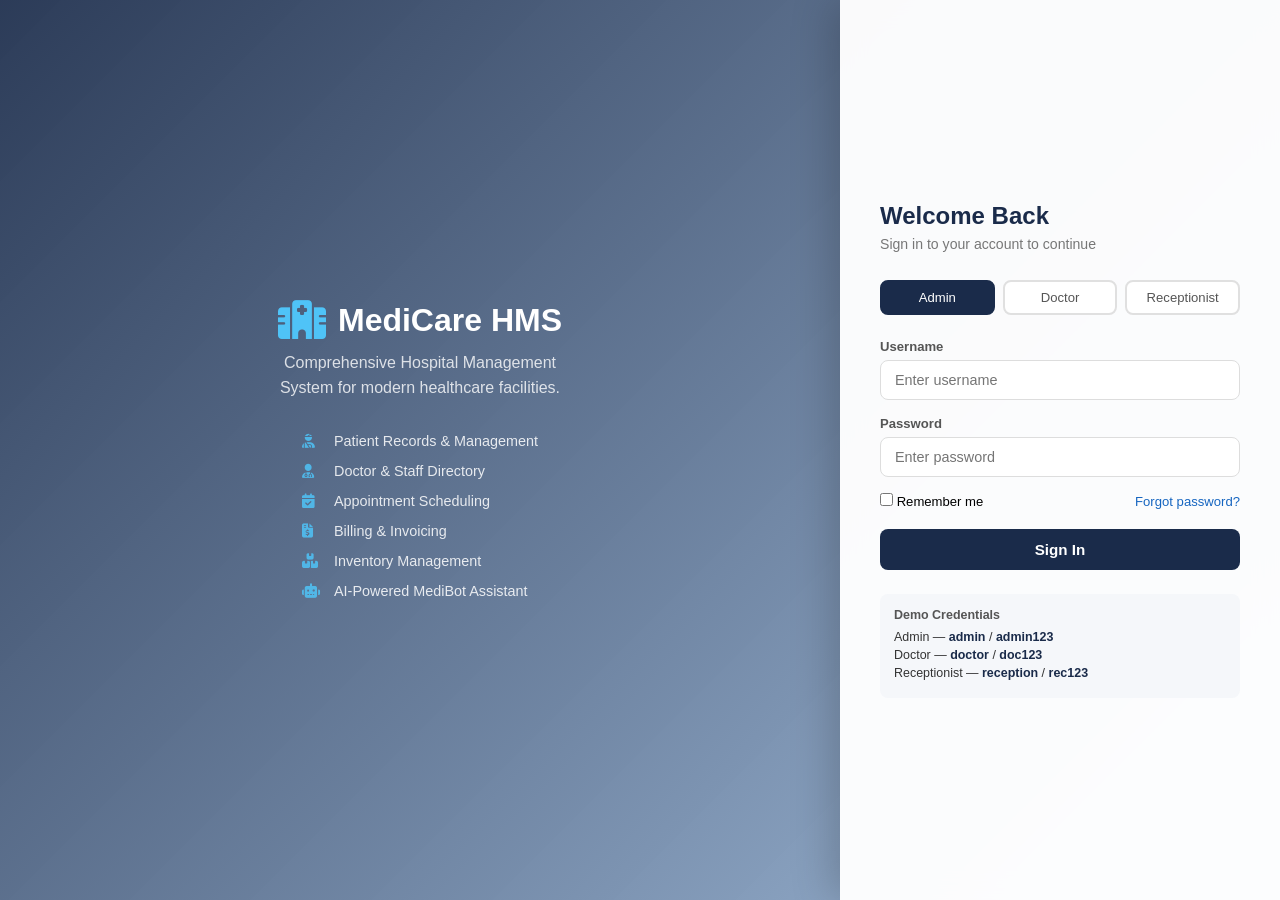
<file: login.html>
<!DOCTYPE html>
<html lang="en">
<head>
  <meta charset="UTF-8"/>
  <meta name="viewport" content="width=device-width, initial-scale=1.0"/>
  <title>MediCares — Login</title>
  <link rel="stylesheet" href="https://cdnjs.cloudflare.com/ajax/libs/font-awesome/6.5.0/css/all.min.css"/>
  <style>
    *{margin:0;padding:0;box-sizing:border-box;}
    body{
      font-family:'Segoe UI',sans-serif;min-height:100vh;display:flex;
      background: url('https://images.unsplash.com/photo-1519494026892-80bbd2d6fd0d?w=1600&auto=format&fit=crop') center/cover no-repeat fixed;
      position:relative;
    }
    body::before{
      content:'';
      position:fixed;inset:0;
      background:linear-gradient(135deg,rgba(26,43,74,0.92) 0%,rgba(145, 176, 212, 0.85) 100%);
      z-index:0;
    }
    .login-left,.login-right{position:relative;z-index:1;}
    .login-left{flex:1;display:flex;flex-direction:column;justify-content:center;align-items:center;color:#fff;padding:40px;}
    .login-left .brand{font-size:2rem;font-weight:700;margin-bottom:10px;display:flex;align-items:center;gap:12px;}
    .login-left .brand i{color:#4fc3f7;font-size:2.4rem;}
    .login-left p{opacity:.8;font-size:1rem;max-width:320px;text-align:center;line-height:1.6;}
    .features{margin-top:32px;display:flex;flex-direction:column;gap:14px;}
    .features div{display:flex;align-items:center;gap:12px;font-size:.9rem;opacity:.85;}
    .features i{color:#4fc3f7;width:20px;}
    .login-right{width:440px;background:rgba(255,255,255,0.97);backdrop-filter:blur(12px);display:flex;flex-direction:column;justify-content:center;padding:48px 40px;box-shadow:-8px 0 40px rgba(0,0,0,0.2);}
    .login-right h2{font-size:1.5rem;color:#1a2b4a;margin-bottom:6px;}
    .login-right .sub{color:#777;font-size:.88rem;margin-bottom:28px;}
    .role-tabs{display:flex;gap:8px;margin-bottom:24px;}
    .role-tab{flex:1;padding:8px;border:2px solid #e0e0e0;border-radius:8px;background:#fff;cursor:pointer;font-size:.82rem;color:#555;text-align:center;transition:.2s;}
    .role-tab.active{border-color:#1a2b4a;background:#1a2b4a;color:#fff;}
    .form-group{margin-bottom:16px;}
    .form-group label{display:block;font-size:.82rem;color:#555;margin-bottom:6px;font-weight:600;}
    .form-group input{width:100%;padding:11px 14px;border:1.5px solid #ddd;border-radius:8px;font-size:.9rem;outline:none;transition:.2s;}
    .form-group input:focus{border-color:#1a2b4a;}
    .form-row{display:flex;justify-content:space-between;align-items:center;margin-bottom:20px;font-size:.82rem;}
    .form-row a{color:#1565c0;text-decoration:none;}
    .btn-login{width:100%;padding:12px;background:#1a2b4a;color:#fff;border:none;border-radius:8px;font-size:.95rem;font-weight:600;cursor:pointer;transition:.2s;}
    .btn-login:hover{background:#2e4270;}
    .demo-creds{margin-top:24px;background:#f5f7fa;border-radius:8px;padding:14px;}
    .demo-creds p{font-size:.78rem;color:#555;margin-bottom:8px;font-weight:600;}
    .demo-creds .cred{font-size:.78rem;color:#333;margin-bottom:4px;}
    .cred span{font-weight:600;color:#1a2b4a;}
    .error-msg{color:#c62828;font-size:.82rem;margin-bottom:12px;display:none;}
    @media(max-width:700px){.login-left{display:none;}.login-right{width:100%;padding:32px 24px;}}
  </style>
</head>
<body>
<div class="login-left">
  <div class="brand"><i class="fa-solid fa-hospital"></i> MediCare HMS</div>
  <p>Comprehensive Hospital Management System for modern healthcare facilities.</p>
  <div class="features">
    <div><i class="fa fa-user-injured"></i> Patient Records & Management</div>
    <div><i class="fa fa-user-doctor"></i> Doctor & Staff Directory</div>
    <div><i class="fa fa-calendar-check"></i> Appointment Scheduling</div>
    <div><i class="fa fa-file-invoice-dollar"></i> Billing & Invoicing</div>
    <div><i class="fa fa-boxes-stacked"></i> Inventory Management</div>
    <div><i class="fa fa-robot"></i> AI-Powered MediBot Assistant</div>
  </div>
</div>
<div class="login-right">
  <h2>Welcome Back</h2>
  <p class="sub">Sign in to your account to continue</p>

  <div class="role-tabs">
    <button class="role-tab active" onclick="setRole('admin',this)">Admin</button>
    <button class="role-tab" onclick="setRole('doctor',this)">Doctor</button>
    <button class="role-tab" onclick="setRole('receptionist',this)">Receptionist</button>
  </div>

  <div class="error-msg" id="error-msg"><i class="fa fa-circle-exclamation"></i> Invalid username or password.</div>

  <div class="form-group">
    <label>Username</label>
    <input type="text" id="username" placeholder="Enter username" onkeydown="if(event.key==='Enter')doLogin()"/>
  </div>
  <div class="form-group">
    <label>Password</label>
    <input type="password" id="password" placeholder="Enter password" onkeydown="if(event.key==='Enter')doLogin()"/>
  </div>
  <div class="form-row">
    <label><input type="checkbox" id="remember"/> Remember me</label>
    <a href="#">Forgot password?</a>
  </div>
  <button class="btn-login" onclick="doLogin()">Sign In</button>

  <div class="demo-creds">
    <p>Demo Credentials</p>
    <div class="cred">Admin — <span>admin</span> / <span>admin123</span></div>
    <div class="cred">Doctor — <span>doctor</span> / <span>doc123</span></div>
    <div class="cred">Receptionist — <span>reception</span> / <span>rec123</span></div>
  </div>
</div>

<script>
  // If already logged in, redirect to their page
  (function() {
    const u = JSON.parse(localStorage.getItem('hms_user') || '{}');
    if (u.role) {
      const pages = { admin: 'admin.html', doctor: 'doctor.html', receptionist: 'receptionist.html' };
      if (pages[u.role]) window.location.replace(pages[u.role]);
    }
  })();

  let selectedRole = 'admin';
  const users = {
    admin: { user: 'admin', pass: 'admin123', name: 'Admin User' },
    doctor: { user: 'doctor', pass: 'doc123', name: 'Dr. Sharma' },
    receptionist: { user: 'reception', pass: 'rec123', name: 'Receptionist' }
  };

  function setRole(role, el) {
    selectedRole = role;
    document.querySelectorAll('.role-tab').forEach(t => t.classList.remove('active'));
    el.classList.add('active');
  }

  function doLogin() {
    const u = document.getElementById('username').value.trim();
    const p = document.getElementById('password').value.trim();
    const cred = users[selectedRole];
    const err = document.getElementById('error-msg');
    if (u === cred.user && p === cred.pass) {
      localStorage.setItem('hms_user', JSON.stringify({ name: cred.name, role: selectedRole }));
      const pages = { admin: 'admin.html', doctor: 'doctor.html', receptionist: 'receptionist.html' };
      window.location.href = pages[selectedRole];
    } else {
      err.style.display = 'block';
      setTimeout(() => err.style.display = 'none', 3000);
    }
  }

  // Auto-fill on demo click
  document.querySelectorAll('.cred').forEach((el, i) => {
    el.style.cursor = 'pointer';
    el.title = 'Click to auto-fill';
    el.addEventListener('click', () => {
      const roles = ['admin','doctor','receptionist'];
      const tabs = document.querySelectorAll('.role-tab');
      setRole(roles[i], tabs[i]);
      const cred = users[roles[i]];
      document.getElementById('username').value = cred.user;
      document.getElementById('password').value = cred.pass;
    });
  });
</script>
</body>
</html>
</file>
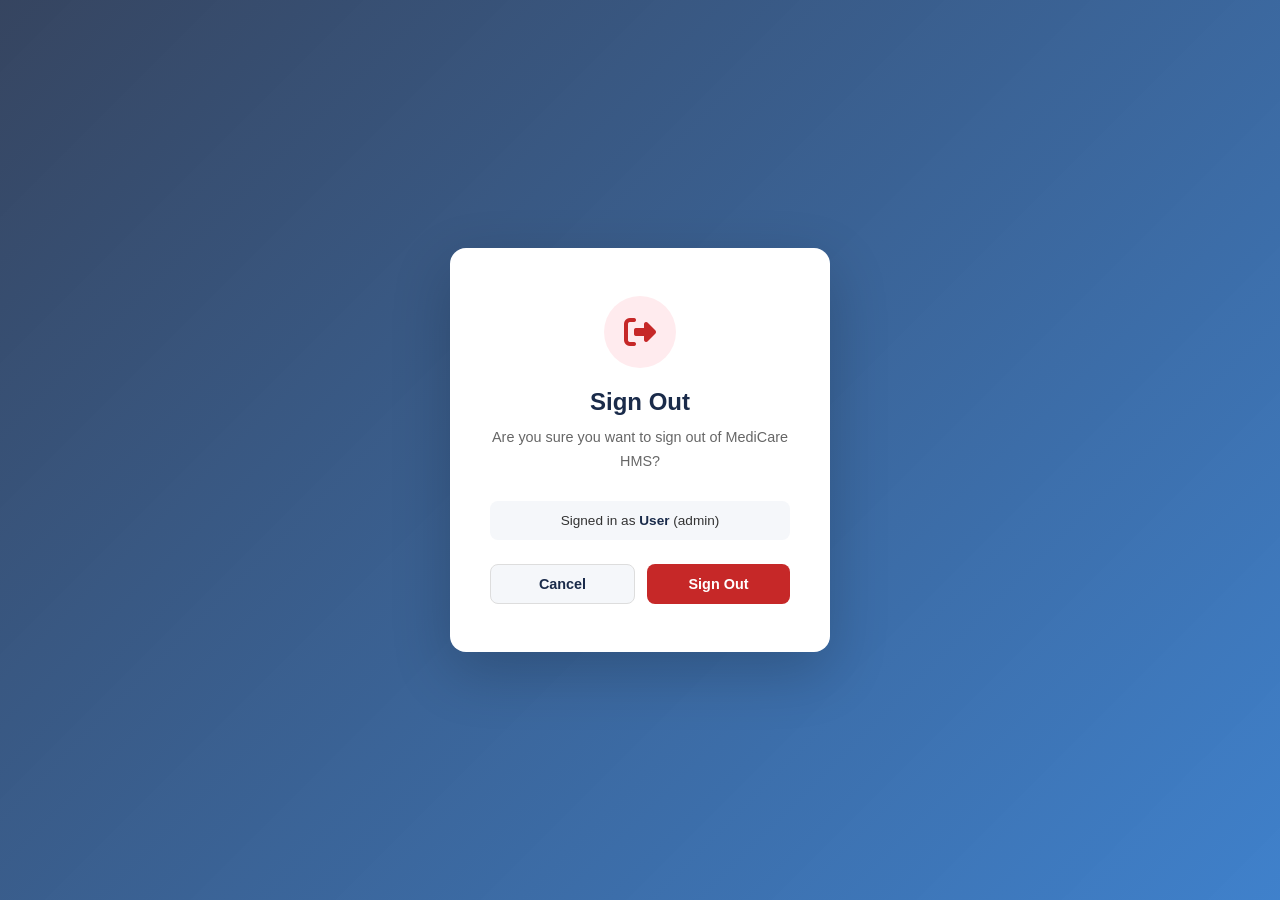
<file: logout.html>
<!DOCTYPE html>
<html lang="en">
<head>
  <meta charset="UTF-8"/>
  <meta name="viewport" content="width=device-width, initial-scale=1.0"/>
  <title>Logout — MediCare HMS</title>
  <link rel="stylesheet" href="https://cdnjs.cloudflare.com/ajax/libs/font-awesome/6.5.0/css/all.min.css"/>
  <style>
    *{margin:0;padding:0;box-sizing:border-box;}
    body{
      font-family:'Segoe UI',sans-serif;min-height:100vh;display:flex;justify-content:center;align-items:center;
      background: url('https://images.unsplash.com/photo-1519494026892-80bbd2d6fd0d?w=1600&auto=format&fit=crop') center/cover no-repeat fixed;
      position:relative;
    }
    body::before{
      content:'';
      position:fixed;inset:0;
      background:linear-gradient(135deg,rgba(26,43,74,0.88),rgba(21,101,192,0.82));
      z-index:0;
    }
    .card{position:relative;z-index:1;}
    .card{background:#fff;border-radius:16px;padding:48px 40px;text-align:center;width:380px;box-shadow:0 20px 60px rgba(0,0,0,.2);}
    .icon{width:72px;height:72px;background:#ffebee;border-radius:50%;display:flex;align-items:center;justify-content:center;margin:0 auto 20px;}
    .icon i{font-size:2rem;color:#c62828;}
    h2{color:#1a2b4a;margin-bottom:10px;}
    p{color:#666;font-size:.9rem;margin-bottom:28px;line-height:1.6;}
    .user-info{background:#f5f7fa;border-radius:8px;padding:12px;margin-bottom:24px;font-size:.85rem;color:#333;}
    .user-info strong{color:#1a2b4a;}
    .btn-row{display:flex;gap:12px;}
    .btn{flex:1;padding:11px;border:none;border-radius:8px;font-size:.9rem;font-weight:600;cursor:pointer;transition:.2s;}
    .btn-confirm{background:#c62828;color:#fff;}
    .btn-confirm:hover{background:#b71c1c;}
    .btn-cancel{background:#f5f7fa;color:#1a2b4a;border:1.5px solid #ddd;}
    .btn-cancel:hover{background:#e8eaf0;}
  </style>
</head>
<body>
<div class="card">
  <div class="icon"><i class="fa fa-right-from-bracket"></i></div>
  <h2>Sign Out</h2>
  <p>Are you sure you want to sign out of MediCare HMS?</p>
  <div class="user-info" id="user-info">Loading...</div>
  <div class="btn-row">
    <button class="btn btn-cancel" onclick="window.location.href='index.html'">Cancel</button>
    <button class="btn btn-confirm" onclick="confirmLogout()">Sign Out</button>
  </div>
</div>
<script>
  const user = JSON.parse(localStorage.getItem('hms_user') || '{}');
  document.getElementById('user-info').innerHTML =
    `Signed in as <strong>${user.name || 'User'}</strong> (${user.role || 'admin'})`;

  function confirmLogout() {
    localStorage.removeItem('hms_user');
    window.location.href = 'login.html';
  }
</script>
</body>
</html>
</file>
